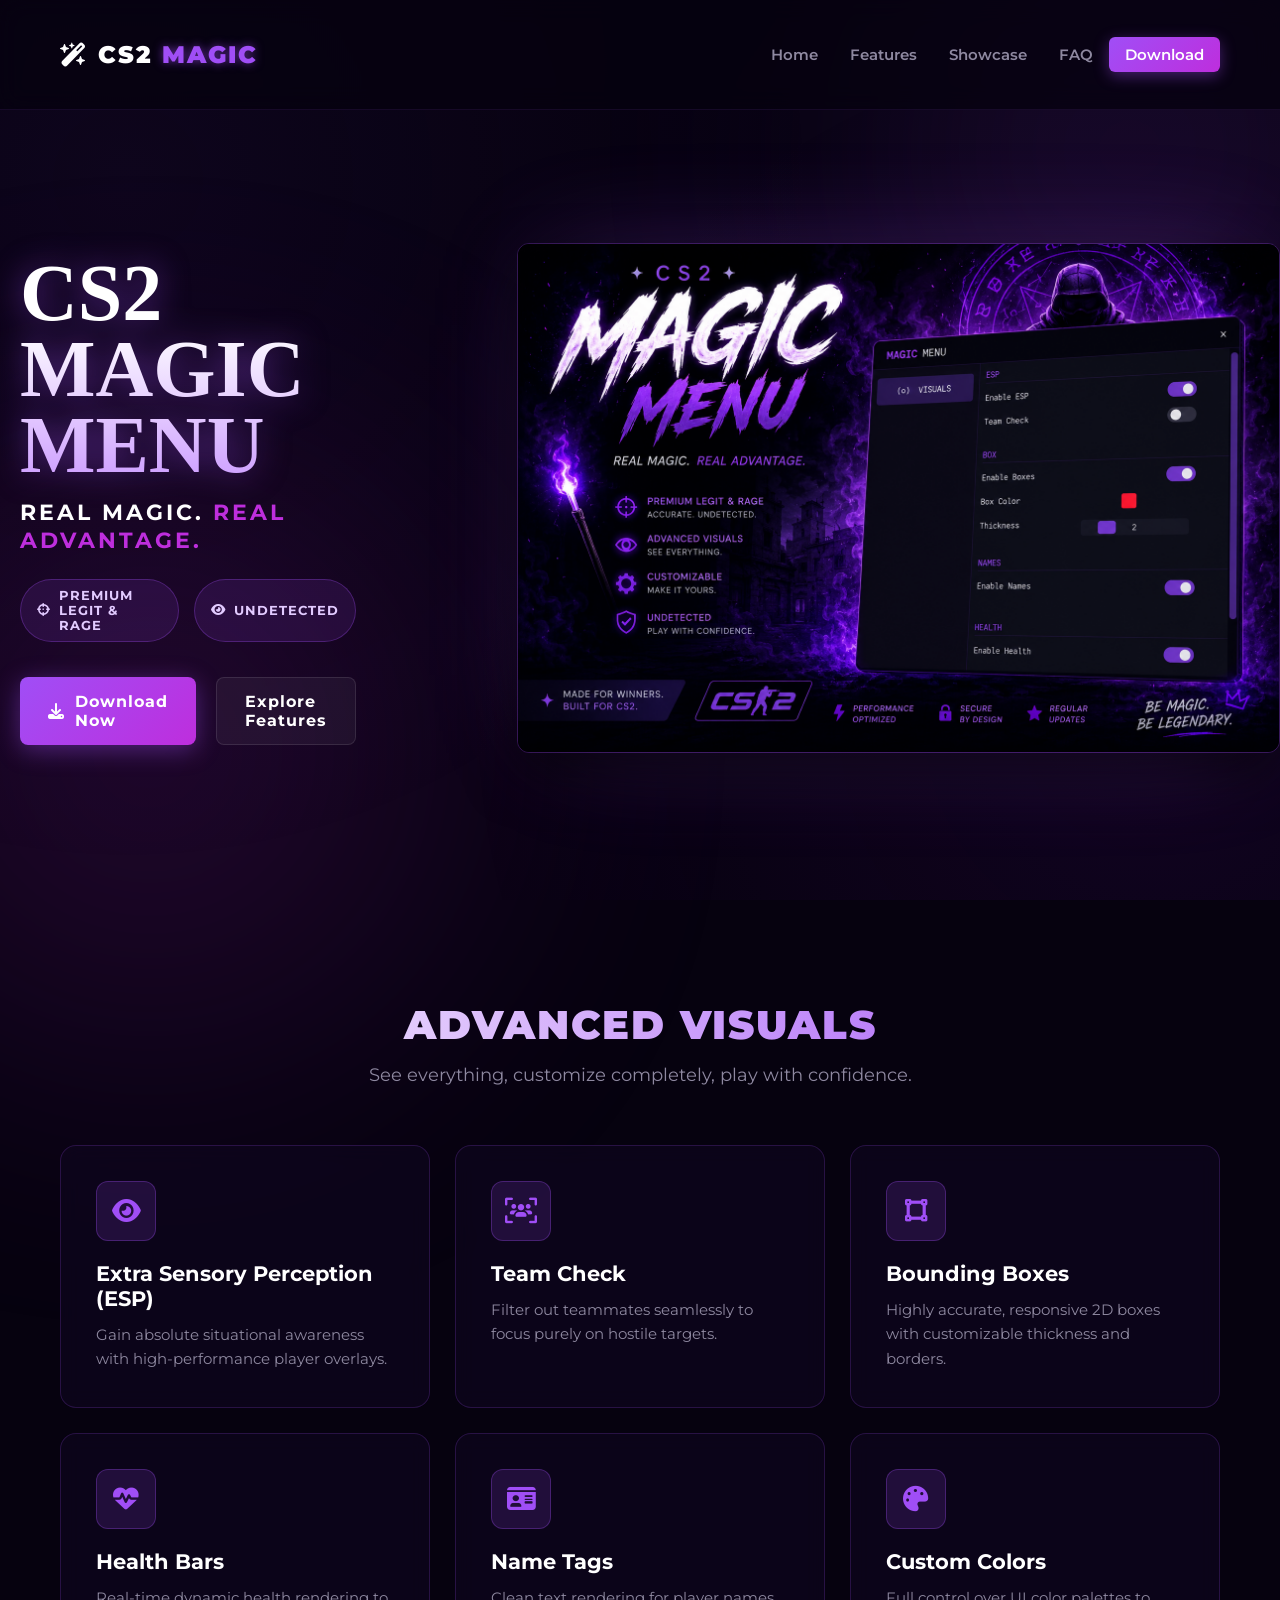
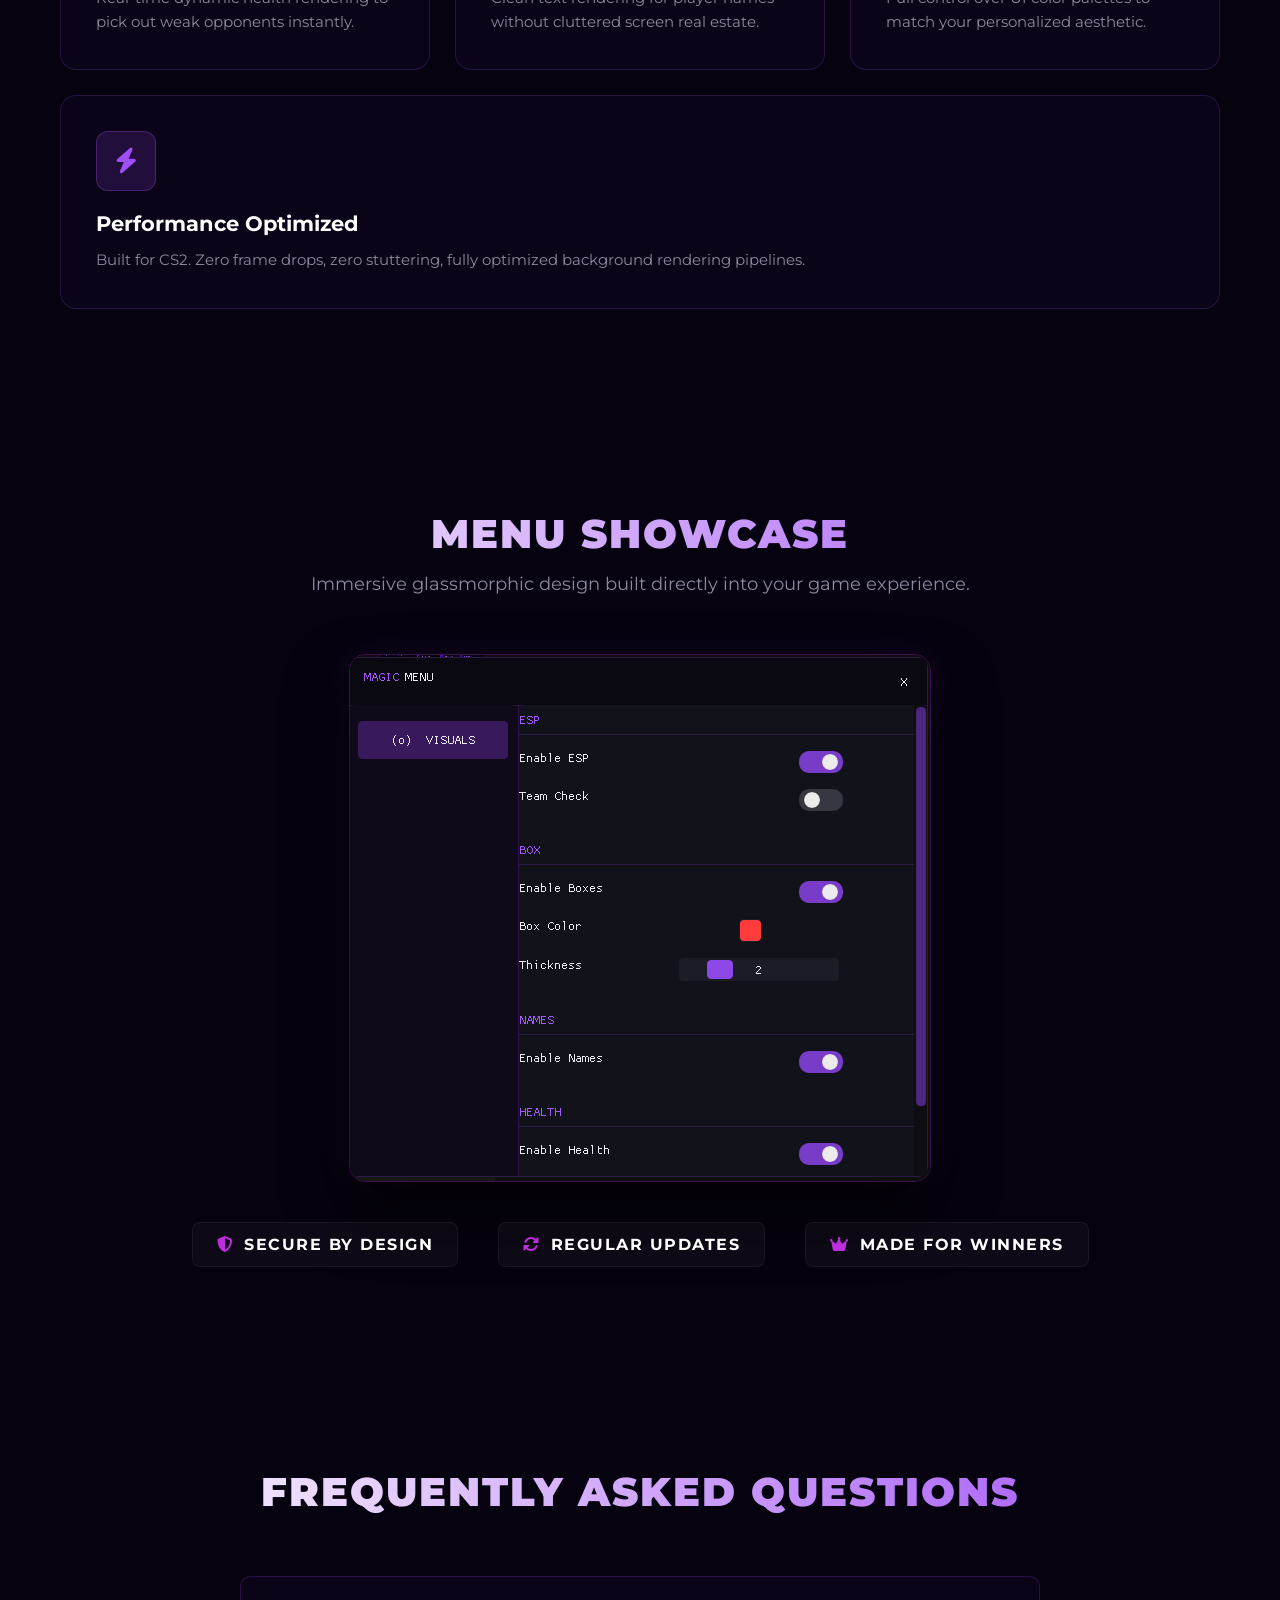
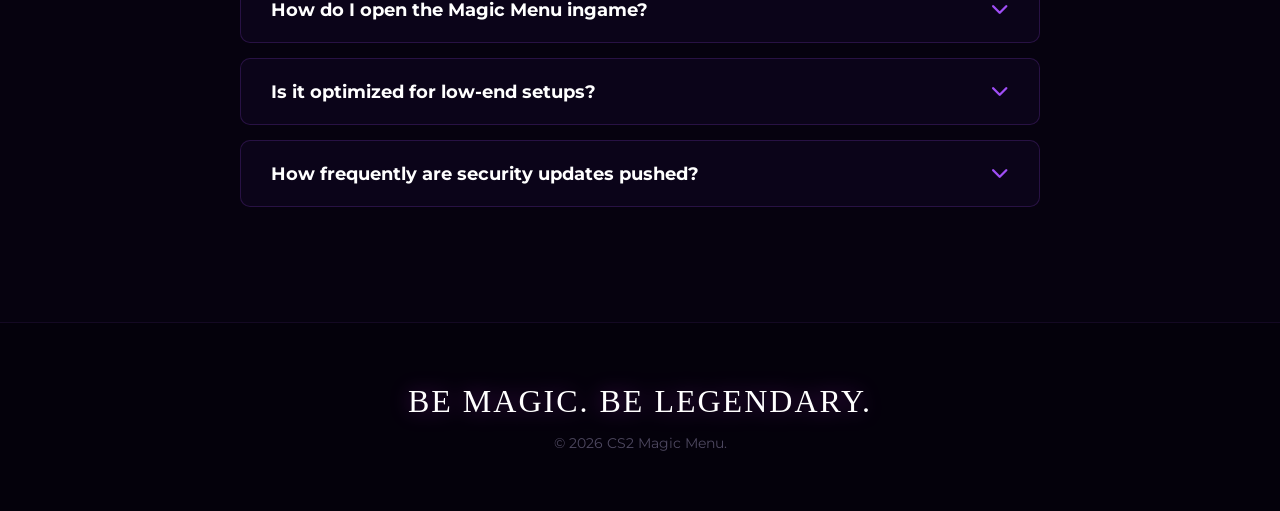
<file: index.html>
<!DOCTYPE html>
<html lang="en">
<head>
    <meta charset="UTF-8">
    <meta name="viewport" content="width=device-width, initial-scale=1.0">
    <title>CS2 Magic Menu | Real Magic. Real Advantage.</title>
    <link rel="stylesheet" href="style.css">
    <link rel="stylesheet" href="https://cdnjs.cloudflare.com/ajax/libs/font-awesome/6.4.0/css/all.min.css">
</head>
<body>
    <div class="smoke-bg"></div>
    <div class="glow-orb orb-1"></div>
    <div class="glow-orb orb-2"></div>

    <nav class="navbar">
        <div class="nav-container">
            <a href="#" class="logo"><i class="fa-solid fa-wand-magic-sparkles"></i> CS2 <span>MAGIC</span></a>
            <ul class="nav-links">
                <li><a href="#home">Home</a></li>
                <li><a href="#features">Features</a></li>
                <li><a href="#showcase">Showcase</a></li>
                <li><a href="#faq">FAQ</a></li>
                <li><a href="thankyou.html" class="nav-btn">Download</a></li>
            </ul>
            <div class="menu-toggle" id="mobile-menu">
                <span class="bar"></span>
                <span class="bar"></span>
                <span class="bar"></span>
            </div>
        </div>
    </nav>

    <section id="home" class="hero">
        <div class="hero-container">
            <div class="hero-text">
                <h1 class="magic-title">CS2 MAGIC<br>MENU</h1>
                <p class="subtitle">REAL MAGIC. <span>REAL ADVANTAGE.</span></p>
                <div class="hero-badges">
                    <span class="badge"><i class="fa-solid fa-crosshairs"></i> PREMIUM LEGIT & RAGE</span>
                    <span class="badge"><i class="fa-solid fa-eye"></i> UNDETECTED</span>
                </div>
<div class="hero-buttons">
    <a href="thankyou.html" class="btn btn-primary">
        <i class="fa-solid fa-download"></i> Download Now
    </a>

    <a href="#features" class="btn btn-secondary">
        Explore Features
    </a>
</div>
            </div>
            </div>
            <div class="hero-image-container">
                <div class="image-glow-wrapper">
                    <img src="Cs2MagicMenuDisplay.png" alt="CS2 Magic Menu Display" class="hero-img">
                </div>
            </div>
        </div>
    </section>

    <section id="features" class="features">
        <div class="section-header">
            <h2>ADVANCED VISUALS</h2>
            <p>See everything, customize completely, play with confidence.</p>
        </div>
        <div class="features-grid">
            <div class="feature-card">
                <div class="icon-wrapper"><i class="fa-solid fa-eye"></i></div>
                <h3>Extra Sensory Perception (ESP)</h3>
                <p>Gain absolute situational awareness with high-performance player overlays.</p>
            </div>
            <div class="feature-card">
                <div class="icon-wrapper"><i class="fa-solid fa-users-viewfinder"></i></div>
                <h3>Team Check</h3>
                <p>Filter out teammates seamlessly to focus purely on hostile targets.</p>
            </div>
            <div class="feature-card">
                <div class="icon-wrapper"><i class="fa-solid fa-vector-square"></i></div>
                <h3>Bounding Boxes</h3>
                <p>Highly accurate, responsive 2D boxes with customizable thickness and borders.</p>
            </div>
            <div class="feature-card">
                <div class="icon-wrapper"><i class="fa-solid fa-heart-pulse"></i></div>
                <h3>Health Bars</h3>
                <p>Real-time dynamic health rendering to pick out weak opponents instantly.</p>
            </div>
            <div class="feature-card">
                <div class="icon-wrapper"><i class="fa-solid fa-id-card"></i></div>
                <h3>Name Tags</h3>
                <p>Clean text rendering for player names without cluttered screen real estate.</p>
            </div>
            <div class="feature-card">
                <div class="icon-wrapper"><i class="fa-solid fa-palette"></i></div>
                <h3>Custom Colors</h3>
                <p>Full control over UI color palettes to match your personalized aesthetic.</p>
            </div>
            <div class="feature-card wide-card">
                <div class="icon-wrapper"><i class="fa-solid fa-bolt"></i></div>
                <h3>Performance Optimized</h3>
                <p>Built for CS2. Zero frame drops, zero stuttering, fully optimized background rendering pipelines.</p>
            </div>
        </div>
    </section>

    <section id="showcase" class="showcase">
        <div class="section-header">
            <h2>MENU SHOWCASE</h2>
            <p>Immersive glassmorphic design built directly into your game experience.</p>
        </div>
        <div class="showcase-container">
            <img src="menushowcase.png" alt="CS2 Magic Menu UI Layout" class="showcase-img">
            <div class="showcase-overlay-info">
                <div class="info-item"><i class="fa-solid fa-shield-halved"></i> SECURE BY DESIGN</div>
                <div class="info-item"><i class="fa-solid fa-rotate"></i> REGULAR UPDATES</div>
                <div class="info-item"><i class="fa-solid fa-crown"></i> MADE FOR WINNERS</div>
            </div>
        </div>
    </section>

    <section id="faq" class="faq">
        <div class="section-header">
            <h2>FREQUENTLY ASKED QUESTIONS</h2>
        </div>
        <div class="faq-container">
            <div class="faq-item">
                <button class="faq-question">How do I open the Magic Menu ingame? <i class="fa-solid fa-chevron-down"></i></button>
                <div class="faq-answer">
                    <p>Simply press the <strong>Insert (INS)</strong> key on your keyboard once injected to toggle the menu display overlay instantly.</p>
                </div>
            </div>
            <div class="faq-item">
                <button class="faq-question">Is it optimized for low-end setups? <i class="fa-solid fa-chevron-down"></i></button>
                <div class="faq-answer">
                    <p>Yes! The menu uses ultra-lightweight direct rendering technology that ensures 0% performance loss and maximum FPS preservation.</p>
                </div>
            </div>
            <div class="faq-item">
                <button class="faq-question">How frequently are security updates pushed? <i class="fa-solid fa-chevron-down"></i></button>
                <div class="faq-answer">
                    <p>Updates are pushed automatically in the background whenever a game patch rolls out to ensure continuous compatibility and status safety.</p>
                </div>
            </div>
        </div>
    </section>

    <footer class="footer">
        <div class="footer-content">
            <p class="footer-tagline">BE MAGIC. BE LEGENDARY.</p>
            <p class="copyright">&copy; 2026 CS2 Magic Menu.</p>
        </div>
    </footer>

    <script src="script.js"></script>
</body>
</html>
</file>
<file: style.css>
/* --- Google Fonts --- */
@import url('https://fonts.googleapis.com/css2?family=Montserrat:ital,wght@0,300;0,500;0,700;0,900;1,700&family=Permanent+Marker&display=swap');

:root {
    --bg-color: #06020f;
    --panel-color: #0c071a;
    --primary-neon: #a04ef6;
    --secondary-neon: #be2edd;
    --text-main: #ffffff;
    --text-muted: #8e88a0;
    --accent-red: #ff3838;
    --glass-bg: rgba(15, 8, 32, 0.6);
    --glass-border: rgba(160, 78, 246, 0.2);
}

/* --- Base Styles --- */
* {
    margin: 0;
    padding: 0;
    box-sizing: border-box;
    scroll-behavior: smooth;
    font-family: 'Montserrat', sans-serif;
}

body {
    background-color: var(--bg-color);
    color: var(--text-main);
    overflow-x: hidden;
    position: relative;
}

/* --- Atmospheric Smoke & Orbs --- */
.smoke-bg {
    position: fixed;
    top: 0;
    left: 0;
    width: 100vw;
    height: 100vh;
    background: radial-gradient(circle at 10% 20%, rgba(33, 13, 61, 0.3) 0%, transparent 50%),
                radial-gradient(circle at 90% 80%, rgba(53, 10, 86, 0.25) 0%, transparent 50%);
    z-index: -2;
    pointer-events: none;
}

.glow-orb {
    position: fixed;
    border-radius: 50%;
    filter: blur(140px);
    opacity: 0.15;
    z-index: -1;
    pointer-events: none;
    animation: pulseOrbs 10s infinite ease-in-out alternate;
}

.orb-1 {
    width: 500px;
    height: 500px;
    background: var(--primary-neon);
    top: -100px;
    right: -100px;
}

.orb-2 {
    width: 600px;
    height: 600px;
    background: var(--secondary-neon);
    bottom: -150px;
    left: -150px;
    animation-delay: -5s;
}

@keyframes pulseOrbs {
    0% { transform: scale(1) translate(0, 0); opacity: 0.12; }
    100% { transform: scale(1.2) translate(30px, 40px); opacity: 0.22; }
}

/* --- Sticky Navbar --- */
.navbar {
    position: fixed;
    top: 0;
    left: 0;
    width: 100%;
    z-index: 1000;
    background: rgba(6, 2, 15, 0.75);
    backdrop-filter: blur(12px);
    border-bottom: 1px solid rgba(160, 78, 246, 0.1);
    transition: all 0.3s ease;
}

.nav-container {
    max-width: 1200px;
    margin: 0 auto;
    padding: 20px;
    display: flex;
    justify-content: space-between;
    align-items: center;
}

.logo {
    font-size: 1.5rem;
    font-weight: 900;
    color: var(--text-main);
    text-decoration: none;
    letter-spacing: 2px;
}

.logo span {
    color: var(--primary-neon);
    text-shadow: 0 0 10px rgba(160, 78, 246, 0.6);
}

.nav-links {
    display: flex;
    list-style: none;
    align-items: center;
}

.nav-links li a {
    color: var(--text-muted);
    text-decoration: none;
    padding: 8px 16px;
    font-weight: 600;
    font-size: 0.95rem;
    transition: color 0.3s ease;
}

.nav-links li a:hover {
    color: var(--text-main);
}

.nav-btn {
    background: linear-gradient(135deg, var(--primary-neon), var(--secondary-neon));
    color: white !important;
    border-radius: 6px;
    box-shadow: 0 4px 15px rgba(160, 78, 246, 0.4);
    transition: transform 0.2s, box-shadow 0.2s !important;
}

.nav-btn:hover {
    transform: translateY(-2px);
    box-shadow: 0 6px 20px rgba(160, 78, 246, 0.6);
}

.menu-toggle {
    display: none;
    cursor: pointer;
}

.menu-toggle .bar {
    display: block;
    width: 25px;
    height: 3px;
    margin: 5px auto;
    background-color: var(--text-main);
    transition: all 0.3s ease;
}

/* --- Hero Section --- */
.hero {
    min-height: 100vh;
    display: flex;
    align-items: center;
    padding-top: 100px;
}

.hero-container {
    max-width: 1200px;
    margin: 0 auto;
    padding: 0 20px;
    display: grid;
    grid-template-columns: 1fr 1fr;
    gap: 40px;
    align-items: center;
}

.magic-title {
    font-family: 'Permanent Marker', cursive;
    font-size: 5rem;
    line-height: 0.95;
    background: linear-gradient(180deg, #fff 30%, #cd9eff 100%);
    -webkit-background-clip: text;
    -webkit-text-fill-color: transparent;
    filter: drop-shadow(0 0 15px rgba(160, 78, 246, 0.5));
    margin-bottom: 15px;
}

.subtitle {
    font-size: 1.4rem;
    font-weight: 700;
    letter-spacing: 3px;
    color: #fff;
    margin-bottom: 25px;
}

.subtitle span {
    color: var(--secondary-neon);
}

.hero-badges {
    display: flex;
    gap: 15px;
    margin-bottom: 35px;
}

.badge {
    background: rgba(160, 78, 246, 0.12);
    border: 1px solid rgba(160, 78, 246, 0.3);
    padding: 8px 16px;
    border-radius: 50px;
    font-size: 0.8rem;
    font-weight: 700;
    letter-spacing: 1px;
    display: inline-flex;
    align-items: center;
    gap: 8px;
    color: #e2cbff;
}

.hero-buttons {
    display: flex;
    gap: 20px;
}

.btn {
    padding: 14px 28px;
    font-weight: 700;
    border-radius: 8px;
    text-decoration: none;
    letter-spacing: 1px;
    transition: all 0.3s ease;
    display: inline-flex;
    align-items: center;
    gap: 10px;
}

.btn-primary {
    background: linear-gradient(135deg, var(--primary-neon), var(--secondary-neon));
    color: white;
    box-shadow: 0 5px 25px rgba(160, 78, 246, 0.4);
}

.btn-primary:hover {
    transform: translateY(-3px);
    box-shadow: 0 8px 30px rgba(160, 78, 246, 0.7);
}

.btn-secondary {
    background: rgba(255, 255, 255, 0.05);
    color: white;
    border: 1px solid rgba(255, 255, 255, 0.1);
}

.btn-secondary:hover {
    background: rgba(255, 255, 255, 0.1);
    border-color: rgba(160, 78, 246, 0.4);
    transform: translateY(-3px);
}

/* --- Hero Image Overlay Styles --- */
.hero-image-container {
    display: flex;
    justify-content: center;
    align-items: center;
}

.image-glow-wrapper {
    position: relative;
    animation: floatAnimation 5s infinite ease-in-out;
}

.image-glow-wrapper::before {
    content: '';
    position: absolute;
    top: 5%;
    left: 5%;
    width: 90%;
    height: 90%;
    background: var(--primary-neon);
    filter: blur(60px);
    opacity: 0.4;
    z-index: -1;
}

.hero-img {
    max-width: 100%;
    height: auto;
    border-radius: 12px;
    border: 1px solid rgba(160, 78, 246, 0.25);
    box-shadow: 0 20px 50px rgba(0, 0, 0, 0.6);
}

@keyframes floatAnimation {
    0% { transform: translateY(0px); }
    50% { transform: translateY(-15px); }
    100% { transform: translateY(0px); }
}

/* --- Features Section --- */
.features, .showcase, .faq {
    padding: 100px 20px;
    max-width: 1200px;
    margin: 0 auto;
}

.section-header {
    text-align: center;
    margin-bottom: 60px;
}

.section-header h2 {
    font-size: 2.5rem;
    font-weight: 900;
    letter-spacing: 2px;
    margin-bottom: 15px;
    background: linear-gradient(90deg, #fff, var(--primary-neon));
    -webkit-background-clip: text;
    -webkit-text-fill-color: transparent;
}

.section-header p {
    color: var(--text-muted);
    font-size: 1.1rem;
}

.features-grid {
    display: grid;
    grid-template-columns: repeat(auto-fit, minmax(300px, 1fr));
    gap: 25px;
}

/* Glassmorphism Cards */
.feature-card {
    background: var(--glass-bg);
    border: 1px solid var(--glass-border);
    backdrop-filter: blur(10px);
    padding: 35px;
    border-radius: 16px;
    transition: all 0.3s cubic-bezier(0.25, 0.8, 0.25, 1);
    position: relative;
    overflow: hidden;
}

.feature-card::before {
    content: '';
    position: absolute;
    top: 0;
    left: -100%;
    width: 100%;
    height: 100%;
    background: linear-gradient(90deg, transparent, rgba(255, 255, 255, 0.05), transparent);
    transition: 0.5s;
}

.feature-card:hover::before {
    left: 100%;
}

.feature-card:hover {
    transform: translateY(-5px);
    border-color: rgba(160, 78, 246, 0.6);
    box-shadow: 0 10px 30px rgba(160, 78, 246, 0.15);
}

.icon-wrapper {
    width: 60px;
    height: 60px;
    border-radius: 12px;
    background: rgba(160, 78, 246, 0.15);
    display: flex;
    align-items: center;
    justify-content: center;
    margin-bottom: 20px;
    border: 1px solid rgba(160, 78, 246, 0.3);
}

.icon-wrapper i {
    color: var(--primary-neon);
    font-size: 1.6rem;
}

.feature-card h3 {
    font-size: 1.3rem;
    margin-bottom: 12px;
    font-weight: 700;
}

.feature-card p {
    color: var(--text-muted);
    line-height: 1.6;
    font-size: 0.95rem;
}

.wide-card {
    grid-column: span 1;
}

@media (min-width: 992px) {
    .wide-card { grid-column: span 3; }
}

/* --- Showcase Section --- */
.showcase-container {
    position: relative;
    display: flex;
    flex-direction: column;
    align-items: center;
}

.showcase-img {
    max-width: 90%;
    border-radius: 16px;
    border: 1px solid rgba(190, 46, 221, 0.3);
    box-shadow: 0 30px 60px rgba(0,0,0,0.8), 0 0 40px rgba(160, 78, 246, 0.1);
}

.showcase-overlay-info {
    display: flex;
    justify-content: center;
    gap: 40px;
    margin-top: 40px;
    flex-wrap: wrap;
}

.info-item {
    font-weight: 700;
    letter-spacing: 1.5px;
    font-size: 1rem;
    display: flex;
    align-items: center;
    gap: 10px;
    color: #fff;
    background: rgba(255, 255, 255, 0.03);
    padding: 12px 24px;
    border-radius: 8px;
    border: 1px solid rgba(255, 255, 255, 0.05);
}

.info-item i {
    color: var(--secondary-neon);
}

/* --- FAQ Accordion --- */
.faq-container {
    max-width: 800px;
    margin: 0 auto;
}

.faq-item {
    background: var(--glass-bg);
    border: 1px solid var(--glass-border);
    margin-bottom: 15px;
    border-radius: 10px;
    overflow: hidden;
}

.faq-question {
    width: 100%;
    background: none;
    border: none;
    color: white;
    padding: 22px 30px;
    text-align: left;
    font-size: 1.1rem;
    font-weight: 700;
    cursor: pointer;
    display: flex;
    justify-content: space-between;
    align-items: center;
    transition: background 0.3s;
}

.faq-question:hover {
    background: rgba(160, 78, 246, 0.05);
}

.faq-question i {
    transition: transform 0.3s ease;
    color: var(--primary-neon);
}

.faq-answer {
    max-height: 0;
    overflow: hidden;
    transition: max-height 0.3s ease-out;
    background: rgba(0, 0, 0, 0.2);
}

.faq-answer p {
    padding: 0 30px 22px 30px;
    color: var(--text-muted);
    line-height: 1.6;
}

.faq-item.active .faq-answer {
    max-height: 200px; /* arbitrary height to fit contents */
    transition: max-height 0.3s ease-in;
}

.faq-item.active .faq-question i {
    transform: rotate(180deg);
}

/* --- Footer --- */
.footer {
    border-top: 1px solid rgba(160, 78, 246, 0.1);
    background: #04010b;
    padding: 60px 20px;
    text-align: center;
}

.footer-tagline {
    font-family: 'Permanent Marker', cursive;
    font-size: 2rem;
    color: #fff;
    letter-spacing: 2px;
    margin-bottom: 15px;
    filter: drop-shadow(0 0 10px rgba(190, 46, 221, 0.4));
}

.copyright {
    color: #4e4860;
    font-size: 0.85rem;
}

/* --- Responsive Adjustments --- */
@media (max-width: 992px) {
    .hero-container {
        grid-template-columns: 1fr;
        text-align: center;
        padding-bottom: 50px;
    }
    .hero-badges, .hero-buttons {
        justify-content: center;
    }
    .magic-title {
        font-size: 3.8rem;
    }
    .showcase-overlay-info {
        gap: 15px;
    }
}

@media (max-width: 768px) {
    .nav-links {
        display: none; /* simple mobile responsive implementation */
    }
    .menu-toggle {
        display: block;
    }
    .magic-title {
        font-size: 3rem;
    }
}
</file>
